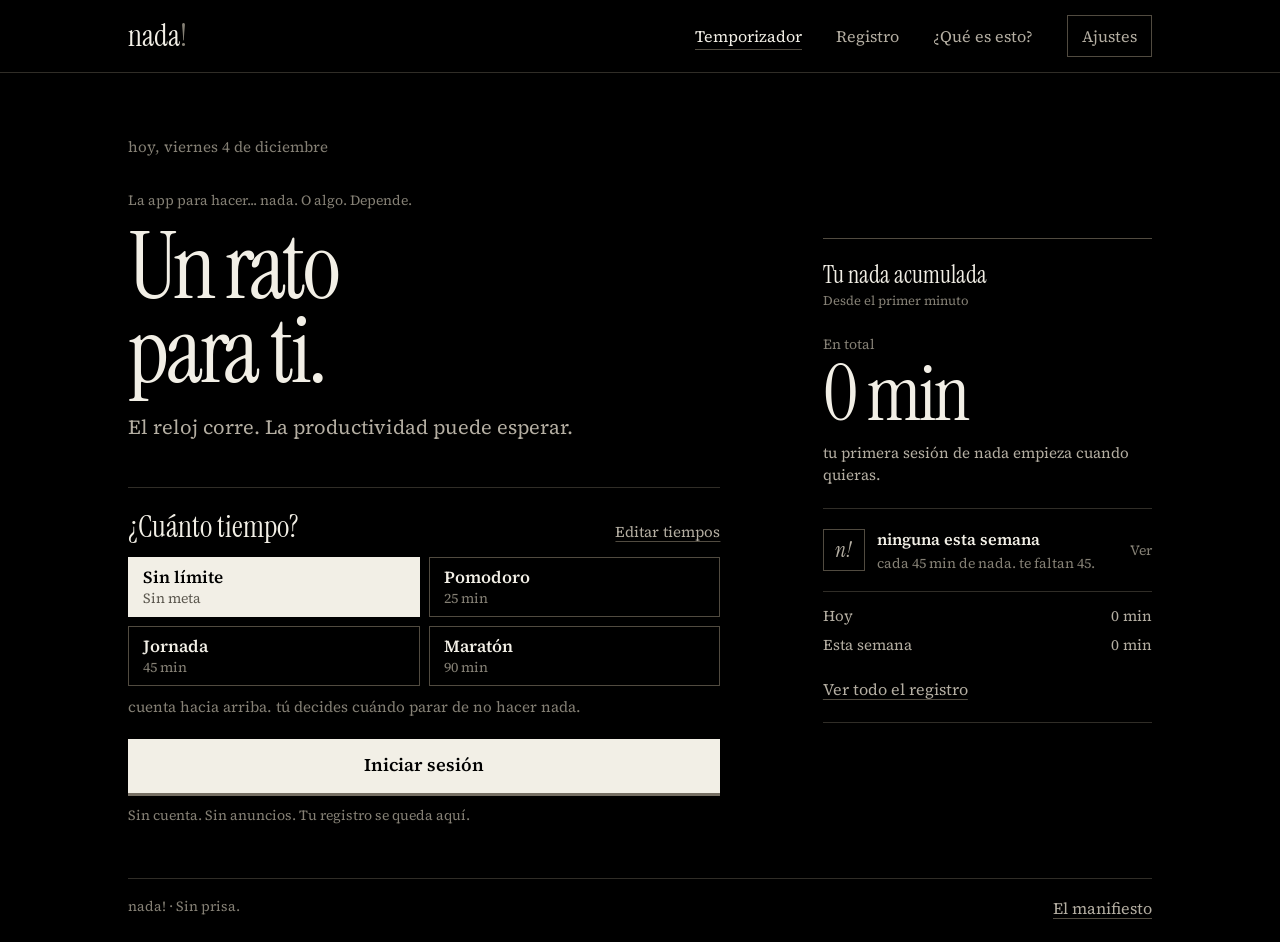
<file: index.html>
<!doctype html>
<html lang="es">
<head>
  <meta charset="utf-8">
  <meta name="viewport" content="width=device-width, initial-scale=1, viewport-fit=cover">
  <meta name="theme-color" content="#000000">
  <meta name="color-scheme" content="dark">
  <meta name="description" content="nada! es un contador para hacer algo productivo o no. Estudia, trabaja, pomodoro. Oficialmente, no estás haciendo nada.">
  <meta name="author" content="Ernesto Flames (DOSe)">
  <meta name="robots" content="index, follow">
  <link rel="canonical" href="https://nada.isdose.com/">
  <link rel="icon" type="image/png" sizes="512x512" href="images/icon.png">
  <link rel="apple-touch-icon" href="images/icon.png">
  <title>nada! — Temporizador</title>
  <link rel="stylesheet" href="style.css">

  <meta property="og:title" content="nada! — La app para hacer... nada. O algo.">
  <meta property="og:description" content="Un contador para hacer algo productivo o no. Oficialmente, no estás haciendo nada.">
  <meta property="og:image" content="https://nada.isdose.com/images/og.png">
  <meta property="og:url" content="https://nada.isdose.com/">
  <meta property="og:type" content="website">
  <meta property="og:locale" content="es_ES">
  <meta name="twitter:card" content="summary_large_image">

  <script type="application/ld+json">
  {
    "@context": "https://schema.org",
    "@type": "WebApplication",
    "name": "nada!",
    "description": "Un contador para hacer algo productivo o no. Oficialmente, no estás haciendo nada.",
    "url": "https://nada.isdose.com/",
    "applicationCategory": "ProductivityApplication",
    "operatingSystem": "Any",
    "inLanguage": "es",
    "offers": { "@type": "Offer", "price": "0", "priceCurrency": "USD" }
  }
  </script>
</head>
<body>
  <div class="ambient" id="aurora" aria-hidden="true"><span></span><span></span></div>

  <header class="topbar">
    <div class="topbar-inner">
      <button class="wordmark" type="button" data-nav="home" aria-label="Nada!, Inicio">nada<span>!</span></button>
      <nav class="nav" aria-label="Navegación principal">
        <button class="nav-link is-current" id="nav-timer" type="button" data-nav="home">Temporizador</button>
        <button class="nav-link" id="nav-history" type="button" data-nav="history">Registro</button>
        <button class="nav-link" id="nav-about" type="button" data-nav="about">¿Qué es esto?</button>
        <button class="settings-trigger" id="open-settings" type="button" aria-label="Abrir ajustes">Ajustes</button>
      </nav>
    </div>
  </header>

  <main class="app-shell">
    <section class="view home-view is-active" id="view-home" data-view="home" aria-labelledby="home-title">
      <div class="home-layout">
        <div class="home-main">
          <p class="today-line" id="dateline"></p>
          <p class="eyebrow">La app para hacer... nada. O algo. Depende.</p>
          <h1 id="home-title">Un rato<br>para ti.</h1>
          <p class="home-intro">El reloj corre. La productividad puede esperar.</p>

          <section class="session-picker" aria-labelledby="duration-title">
            <div class="section-heading">
              <h2 id="duration-title">¿Cuánto tiempo?</h2>
              <button class="inline-link" id="edit-presets" type="button">Editar tiempos</button>
            </div>
            <div class="choices" id="choices" role="group" aria-label="Duración de la sesión"></div>
            <p class="choice-hint" id="duration-hint" aria-live="polite"></p>
          </section>

          <button class="button button-primary start-button" id="start-session" type="button">Iniciar sesión</button>
          <p class="privacy-note">Sin cuenta. Sin anuncios. Tu registro se queda aquí.</p>
        </div>

        <aside class="ledger" aria-label="Tu actividad">
          <div class="ledger-topline">
            <h2>Tu nada acumulada</h2>
            <span class="ledger-date">Desde el primer minuto</span>
          </div>

          <button class="total-button" id="home-total-button" type="button" aria-label="Abrir el registro">
            <span class="small-label">En total</span>
            <span class="total-value" id="home-total">0 min</span>
          </button>
          <p class="ledger-meta" id="home-meta">Tu primera sesión empieza cuando quieras.</p>

          <div class="ledger-rule"></div>

          <button class="medal-summary" id="home-medal-open" type="button" aria-haspopup="dialog">
            <span class="medal-mark" id="home-medal" aria-hidden="true">n!</span>
            <span class="medal-copy">
              <span class="medal-title" id="home-medals">Ninguna esta semana</span>
              <span class="medal-detail" id="home-medals-copy">Cada 45 min de nada. Te faltan 45.</span>
            </span>
            <span class="medal-open" aria-hidden="true">Ver</span>
          </button>

          <div class="ledger-rule"></div>

          <div class="ledger-foot">
            <span>Hoy</span>
            <span id="home-today">0 min</span>
          </div>
          <div class="ledger-foot">
            <span>Esta semana</span>
            <span id="home-week">0 min</span>
          </div>
          <button class="inline-link ledger-link" type="button" data-nav="history">Ver todo el registro</button>
        </aside>
      </div>

      <footer class="app-footer">
        <span>nada! · Sin prisa.</span>
        <button class="inline-link" type="button" data-nav="manifesto">El manifiesto</button>
      </footer>
    </section>

    <section class="view timer-view" id="view-session" data-view="session" aria-labelledby="clock">
      <div class="timer-layout">
        <div class="timer-heading">
          <p class="timer-status" id="session-status">Sesión en curso</p>
          <p class="timer-context">Oficialmente, no estás haciendo nada.</p>
        </div>

        <div class="timer-face">
          <div class="clock" id="clock" role="timer" aria-live="off">00:00</div>
          <p class="session-line" id="session-line">Acabas de dejar de hacer algo.</p>
          <p class="session-sub" id="session-sub" hidden></p>
        </div>

        <div class="goal-block" id="goal-block" hidden>
          <div class="goal-row">
            <span id="goal-label"></span>
            <span class="remaining" id="goal-remaining"></span>
          </div>
          <div class="progress" aria-hidden="true"><span id="progress-fill"></span></div>
        </div>

        <div class="session-controls">
          <button class="button button-primary" id="toggle-pause" type="button">Pausar</button>
          <button class="button button-secondary" id="finish-session" type="button">Terminar y guardar</button>
        </div>
        <p class="session-footnote">Puedes pausar cuando quieras. El tiempo no se ofende.</p>
      </div>
    </section>

    <section class="view summary-view" id="view-summary" data-view="summary" aria-labelledby="summary-duration">
      <div class="summary-layout">
        <p class="summary-kicker" id="summary-label"></p>
        <p class="summary-duration" id="summary-duration"></p>
        <p class="summary-unit">de nada.</p>
        <p class="summary-copy" id="summary-copy"></p>
        <div class="summary-stats">
          <p class="summary-total" id="summary-total"></p>
          <p class="summary-medal" id="summary-medal"></p>
        </div>
        <div class="summary-actions">
          <button class="button button-primary" id="start-again" type="button">Empezar otra</button>
          <button class="button button-secondary" id="summary-home" type="button">Volver al inicio</button>
        </div>
      </div>
    </section>

    <section class="view history-view" id="view-history" data-view="history" aria-labelledby="history-title">
      <div class="page-heading">
        <p class="eyebrow">Lo que sí hiciste: parar un rato.</p>
        <h1 id="history-title">Tu registro.</h1>
        <p class="page-intro">Cada sesión cuenta. Aunque no hayas hecho nada.</p>
      </div>

      <div class="history-overview">
        <div class="history-total-wrap">
          <span class="small-label">Tiempo total</span>
          <p class="history-total" id="history-total">—</p>
        </div>
        <div class="history-meta-block">
          <p id="history-meta">Ninguna sesión · Sin racha</p>
          <p id="history-since" hidden></p>
          <p id="history-longest" hidden></p>
        </div>
        <button class="button button-outline" id="copy-summary" type="button">Copiar resumen</button>
      </div>

      <div class="history-rule" id="history-rule" hidden></div>
      <div class="history-entries" id="history-entries"></div>

      <div class="empty-state" id="history-empty">
        <span class="empty-mark" aria-hidden="true">n!</span>
        <h2>Todavía no hay nada.</h2>
        <p>Lo cual, por ahora, es bastante coherente.</p>
        <button class="button button-primary" id="history-start" type="button">Iniciar primera sesión</button>
      </div>
    </section>

    <section class="view reading-view" id="view-manifesto" data-view="manifesto" aria-labelledby="manifesto-title">
      <div class="page-heading reading-heading">
        <p class="eyebrow">Una explicación innecesariamente larga.</p>
        <h1 id="manifesto-title">El arte de<br>no hacer nada.</h1>
        <p class="page-intro">La app para hacer... nada. O algo. Depende.</p>
      </div>
      <article class="reading-copy">
        <p>Esto es un contador. Pones un número, presionas iniciar y esperas. No hay ranking, coach gritándote en mayúsculas ni una versión premium que te venda paz interior.</p>
        <p>Pero cuando te sientas a no hacer nada durante 25 minutos, ¿qué estás haciendo en realidad?</p>
        <p>Estás ignorando 47 notificaciones. Resistiendo las ganas de mirar el teléfono. Sentado. Respirando. Existiendo. Practicando el arte perdido de estar sin justificarte.</p>
        <blockquote>«La tensión más extrema no es hacer algo. Es hacer algo mientras finges que no haces nada.»<cite>— alguien, probablemente en LinkedIn</cite></blockquote>
        <p>Diógenes vivía en un barril. Nadie le dijo que tenía que ser productivo. Y aun así la filosofía lo recuerda. Tú no necesitas un barril: necesitas 25 minutos y la valentía de no llenarlos.</p>
        <p>No hacer nada es hacer algo. Es contradecirte. Es la paradoja del vacío productivo. Es el yin y el yang de existir sin esforzarse.</p>
        <p>La próxima vez que alguien te pregunte qué haces, míralo a los ojos y di: «Nada. Literalmente nada. Estoy corriendo un temporizador.»</p>
        <p class="reading-last">Y ahora que has leído todo esto... ¿cuánto tiempo acabas de perder que pudiste haber pasado haciendo absolutamente nada?</p>
      </article>
      <p class="signature">— nada!</p>
    </section>

    <section class="view about-view" id="view-about" data-view="about" aria-labelledby="about-title">
      <div class="page-heading">
        <p class="eyebrow">En serio. Más o menos.</p>
        <h1 id="about-title">¿Qué es nada?</h1>
      </div>
      <div class="about-layout">
        <div class="about-lead-block">
          <p class="about-lead">Es un contador. Así de simple.</p>
          <p>Sirve para estudiar, trabajar, hacer un pomodoro, meditar o simular que estás ocupado sin hacer nada. Oficialmente, el registro no hace preguntas.</p>
          <button class="button button-primary" type="button" data-nav="home">Iniciar sesión</button>
        </div>
        <div class="about-details">
          <h2>Todo se queda en este navegador.</h2>
          <p>Sin cuentas, sin anuncios, sin nube y sin analytics. Si borras los datos del navegador, también borras tu nada.</p>
          <p>La app de Android añade una notificación persistente, un widget y un aviso al llegar a la meta. Aquí nos conformamos con contar bien.</p>
        </div>
      </div>
    </section>
  </main>

  <dialog class="dialog" id="settings-dialog" aria-labelledby="settings-title">
    <div class="dialog-inner">
      <div class="dialog-heading">
        <div>
          <p class="eyebrow">A tu manera</p>
          <h2 id="settings-title">Ajustes</h2>
        </div>
        <button class="icon-close" data-close type="button" aria-label="Cerrar ajustes">×</button>
      </div>

      <section class="settings-section" aria-labelledby="presets-title">
        <h3 id="presets-title">Tiempos rápidos</h3>
        <p class="settings-help">Cambia los minutos. Los nombres son de toda la vida y se quedan.</p>
        <div class="time-rows" id="time-rows"></div>
      </section>

      <section class="settings-section sound-setting">
        <div>
          <h3>Sonido al terminar</h3>
          <p class="settings-help">Un tono corto cuando guardas la sesión.</p>
        </div>
        <button class="switch" id="sound-toggle" type="button" role="switch" aria-checked="true" aria-label="Sonido al terminar"><span></span></button>
        <button class="inline-link test-sound" id="test-sound" type="button">Probar sonido</button>
      </section>

      <section class="settings-section settings-links">
        <button class="inline-link" type="button" data-nav="manifesto">Leer el manifiesto</button>
        <button class="inline-link" type="button" data-nav="about">¿Qué es nada?</button>
      </section>
      <p class="settings-footnote">Tus sesiones se guardan solo en este navegador.</p>
    </div>
  </dialog>

  <dialog class="dialog dialog-small" id="session-dialog" aria-labelledby="session-dialog-label">
    <div class="dialog-inner">
      <div class="dialog-heading">
        <p class="eyebrow" id="session-dialog-label"></p>
        <button class="icon-close" data-close type="button" aria-label="Cerrar detalle">×</button>
      </div>
      <p class="dialog-duration" id="session-dialog-duration"></p>
      <p class="summary-unit">de nada.</p>
      <p class="dialog-copy" id="session-dialog-copy"></p>
      <button class="button button-danger" id="delete-session" type="button">Borrar sesión</button>
    </div>
  </dialog>

  <dialog class="dialog dialog-small" id="confirm-dialog" aria-labelledby="confirm-title">
    <div class="dialog-inner">
      <div class="dialog-heading">
        <div>
          <p class="eyebrow">Esto no se puede deshacer</p>
          <h2 id="confirm-title">¿Borrar esta sesión?</h2>
        </div>
        <button class="icon-close" id="confirm-cancel-x" type="button" aria-label="Cancelar">×</button>
      </div>
      <p class="dialog-copy">Desaparecerá del registro. El tiempo ya lo perdiste igual.</p>
      <div class="dialog-actions">
        <button class="button button-secondary" id="confirm-cancel" type="button">Cancelar</button>
        <button class="button button-danger" id="confirm-delete" type="button">Borrar sesión</button>
      </div>
    </div>
  </dialog>

  <dialog class="dialog dialog-small" id="medals-dialog" aria-labelledby="medals-title">
    <div class="dialog-inner">
      <div class="dialog-heading">
        <div>
          <p class="eyebrow">Una recompensa que no sirve para nada</p>
          <h2 id="medals-title">Medallas de nada</h2>
        </div>
        <button class="icon-close" data-close type="button" aria-label="Cerrar medallas">×</button>
      </div>
      <div class="medal-dialog-total">
        <span class="medal-mark is-earned" id="medal-dialog-mark" aria-hidden="true">n!</span>
        <div>
          <p class="medal-dialog-count" id="medal-dialog-count">Ninguna</p>
          <p class="settings-help" id="medal-dialog-week">Esta semana</p>
        </div>
      </div>
      <p class="dialog-copy">Ganas una medalla por cada 45 minutos acumulados. La semana se reinicia el lunes; las medallas históricas se quedan.</p>
      <p class="medal-progress-copy" id="medal-dialog-progress"></p>
    </div>
  </dialog>

  <div class="sr-only" id="live" aria-live="polite" aria-atomic="true"></div>
  <noscript><p class="noscript">nada! necesita JavaScript para contar el tiempo. La app de Android funciona sin esto.</p></noscript>
  <script src="script.js"></script>
</body>
</html>
</file>
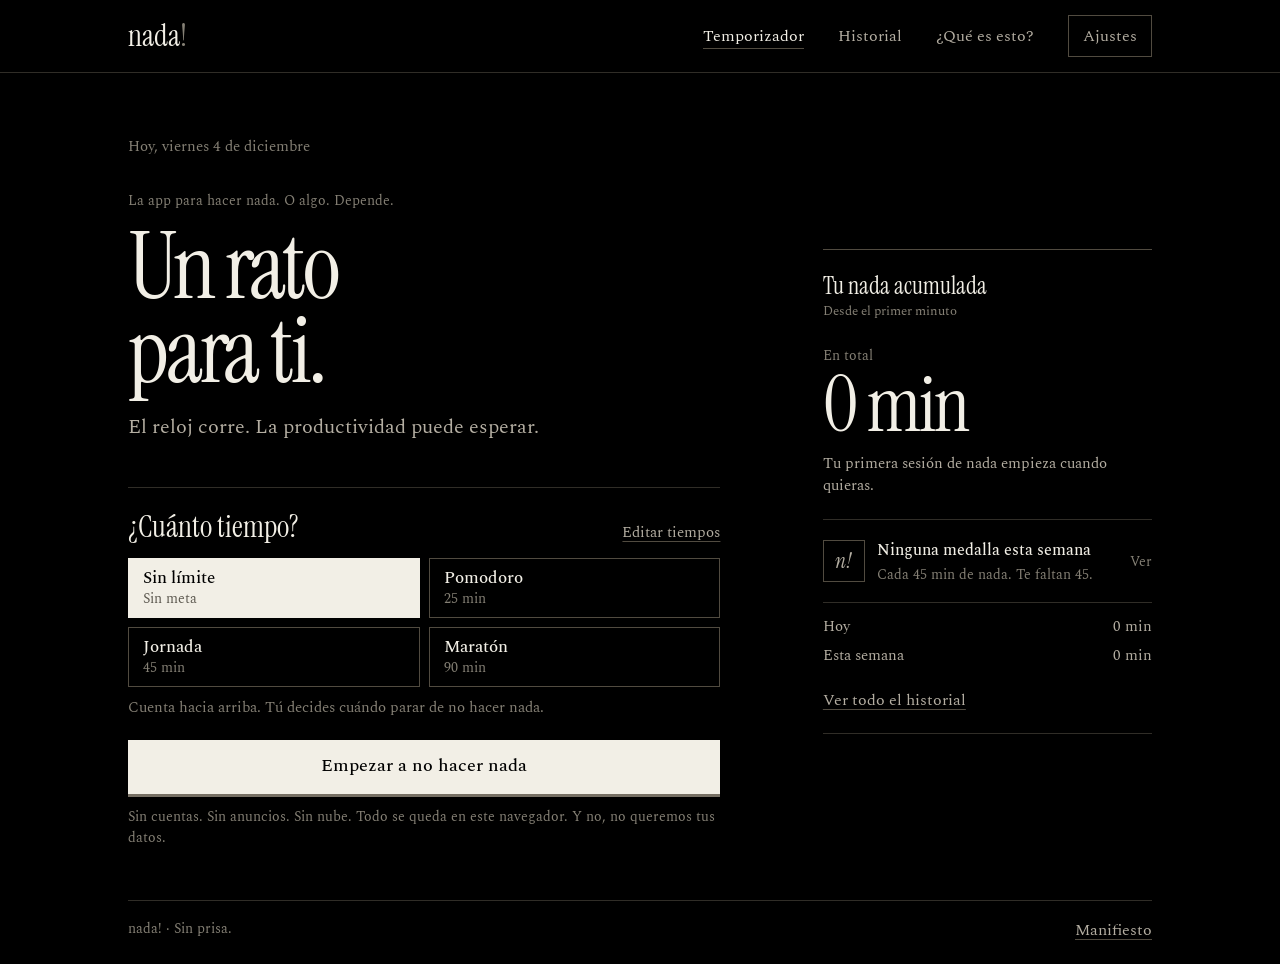
<file: web/index.html>
<!doctype html>
<html lang="es">
<head>
  <meta charset="utf-8">
  <meta name="viewport" content="width=device-width, initial-scale=1, viewport-fit=cover">
  <meta name="theme-color" content="#000000">
  <meta name="color-scheme" content="dark">
  <meta name="description" content="nada! es un contador para hacer algo productivo o no. Estudia, trabaja, pomodoro. Oficialmente, no estás haciendo nada.">
  <meta name="author" content="Ernesto Flames (DOSe)">
  <meta name="robots" content="index, follow">
  <link rel="canonical" href="https://isdose.com/lab/nada/">
  <link rel="icon" href="favicon.ico" sizes="16x16 32x32 48x48">
  <link rel="icon" type="image/svg+xml" href="favicon.svg">
  <link rel="apple-touch-icon" href="images/apple-touch-icon.png">
  <title>nada! — Temporizador</title>
  <link rel="stylesheet" href="style.css">

  <meta property="og:title" content="nada! — La app para hacer... nada. O algo.">
  <meta property="og:description" content="Un contador para hacer algo productivo o no. Oficialmente, no estás haciendo nada.">
  <meta property="og:image" content="https://isdose.com/lab/nada/images/og.png">
  <meta property="og:url" content="https://isdose.com/lab/nada/">
  <meta property="og:type" content="website">
  <meta property="og:locale" content="es_ES">
  <meta name="twitter:card" content="summary_large_image">

  <script type="application/ld+json">
  {
    "@context": "https://schema.org",
    "@type": "WebApplication",
    "name": "nada!",
    "description": "Un contador para hacer algo productivo o no. Oficialmente, no estás haciendo nada.",
    "url": "https://isdose.com/lab/nada/",
    "applicationCategory": "ProductivityApplication",
    "operatingSystem": "Any",
    "inLanguage": "es",
    "offers": { "@type": "Offer", "price": "0", "priceCurrency": "USD" }
  }
  </script>
</head>
<body>
  <div class="ambient" id="aurora" aria-hidden="true"><span></span><span></span></div>

  <header class="topbar">
    <div class="topbar-inner">
      <button class="wordmark" type="button" data-nav="home" aria-label="Nada!, Inicio">nada<span>!</span></button>
      <nav class="nav" aria-label="Navegación principal">
        <button class="nav-link is-current" id="nav-timer" type="button" data-nav="home">Temporizador</button>
        <button class="nav-link" id="nav-history" type="button" data-nav="history">Historial</button>
        <button class="nav-link" id="nav-about" type="button" data-nav="about">¿Qué es esto?</button>
        <button class="settings-trigger" id="open-settings" type="button" aria-label="Abrir ajustes">Ajustes</button>
      </nav>
    </div>
  </header>

  <main class="app-shell">
    <section class="view home-view is-active" id="view-home" data-view="home" aria-labelledby="home-title">
      <div class="home-layout">
        <div class="home-main">
          <p class="today-line" id="dateline"></p>
          <p class="eyebrow">La app para hacer nada. O algo. Depende.</p>
          <h1 id="home-title">Un rato<br>para ti.</h1>
          <p class="home-intro">El reloj corre. La productividad puede esperar.</p>

          <section class="session-picker" aria-labelledby="duration-title">
            <div class="section-heading">
              <h2 id="duration-title">¿Cuánto tiempo?</h2>
              <button class="inline-link" id="edit-presets" type="button">Editar tiempos</button>
            </div>
            <div class="choices" id="choices" role="group" aria-label="Duración de la sesión"></div>
            <p class="choice-hint" id="duration-hint" aria-live="polite"></p>
          </section>

          <button class="button button-primary start-button" id="start-session" type="button">Empezar a no hacer nada</button>
          <p class="privacy-note">Sin cuentas. Sin anuncios. Sin nube. Todo se queda en este navegador. Y no, no queremos tus datos.</p>
        </div>

        <aside class="ledger" aria-label="Tu actividad">
          <div class="ledger-topline">
            <h2>Tu nada acumulada</h2>
            <span class="ledger-date">Desde el primer minuto</span>
          </div>

          <button class="total-button" id="home-total-button" type="button" aria-label="Abrir el historial">
            <span class="small-label">En total</span>
            <span class="total-value" id="home-total">0 min</span>
          </button>
          <p class="ledger-meta" id="home-meta">Tu primera sesión de nada empieza cuando quieras.</p>

          <div class="ledger-rule"></div>

          <button class="medal-summary" id="home-medal-open" type="button" aria-haspopup="dialog">
            <span class="medal-mark" id="home-medal" aria-hidden="true">n!</span>
            <span class="medal-copy">
              <span class="medal-title" id="home-medals">Ninguna medalla esta semana</span>
              <span class="medal-detail" id="home-medals-copy">Cada 45 min de nada. Te faltan 45.</span>
            </span>
            <span class="medal-open" aria-hidden="true">Ver</span>
          </button>

          <div class="ledger-rule"></div>

          <div class="ledger-foot">
            <span>Hoy</span>
            <span id="home-today">0 min</span>
          </div>
          <div class="ledger-foot">
            <span>Esta semana</span>
            <span id="home-week">0 min</span>
          </div>
          <button class="inline-link ledger-link" type="button" data-nav="history">Ver todo el historial</button>
        </aside>
      </div>

      <footer class="app-footer">
        <span>nada! · Sin prisa.</span>
        <button class="inline-link" type="button" data-nav="manifesto">Manifiesto</button>
      </footer>
    </section>

    <section class="view timer-view" id="view-session" data-view="session" aria-labelledby="clock">
      <div class="timer-layout">
        <div class="timer-heading">
          <p class="timer-status" id="session-status">Sesión en curso</p>
          <p class="timer-context">Oficialmente, no estás haciendo nada.</p>
        </div>

        <div class="timer-face">
          <div class="clock" id="clock" role="timer" aria-live="off">00:00</div>
          <p class="session-line" id="session-line">Acabas de dejar de hacer algo</p>
          <p class="session-sub" id="session-sub" hidden></p>
        </div>

        <div class="goal-block" id="goal-block" hidden>
          <div class="goal-row">
            <span id="goal-label"></span>
            <span class="remaining" id="goal-remaining"></span>
          </div>
          <div class="progress" aria-hidden="true"><span id="progress-fill"></span></div>
        </div>

        <div class="session-controls">
          <button class="button button-primary" id="toggle-pause" type="button">Pausar</button>
          <button class="button button-secondary" id="finish-session" type="button">Terminar</button>
        </div>
        <p class="session-footnote">Puedes pausar cuando quieras. El tiempo no se ofende.</p>
      </div>
    </section>

    <section class="view summary-view" id="view-summary" data-view="summary" aria-labelledby="summary-duration">
      <div class="summary-layout">
        <p class="summary-kicker" id="summary-label"></p>
        <p class="summary-duration" id="summary-duration"></p>
        <p class="summary-unit">De nada.</p>
        <p class="summary-copy" id="summary-copy"></p>
        <div class="summary-stats">
          <p class="summary-total" id="summary-total"></p>
          <p class="summary-medal" id="summary-medal"></p>
        </div>
        <div class="summary-actions">
          <button class="button button-primary" id="start-again" type="button">Seguir sin hacer nada</button>
          <button class="button button-secondary" id="summary-home" type="button">Volver al inicio</button>
        </div>
      </div>
    </section>

    <section class="view history-view" id="view-history" data-view="history" aria-labelledby="history-title">
      <div class="page-heading">
        <p class="eyebrow">Lo que sí hiciste: parar un rato.</p>
        <h1 id="history-title">Tu historial.</h1>
        <p class="page-intro">Cada sesión cuenta. Aunque no hayas hecho nada.</p>
      </div>

      <div class="history-overview">
        <div class="history-total-wrap">
          <span class="small-label">Tiempo total</span>
          <p class="history-total" id="history-total">—</p>
        </div>
        <div class="history-meta-block">
          <p id="history-meta">Ninguna sesión · Sin racha</p>
          <p id="history-since" hidden></p>
          <p id="history-longest" hidden></p>
        </div>
        <button class="button button-outline" id="copy-summary" type="button">Copiar resumen</button>
      </div>

      <div class="history-rule" id="history-rule" hidden></div>
      <div class="history-entries" id="history-entries"></div>

      <div class="empty-state" id="history-empty">
        <span class="empty-mark" aria-hidden="true">n!</span>
        <h2>Aquí todavía no hay nada.</h2>
        <p>Empieza con un minuto. O con ninguno. Aquí nadie te va a pedir más.</p>
        <button class="button button-primary" id="history-start" type="button">Empezar a no hacer nada</button>
      </div>
    </section>

    <section class="view reading-view" id="view-manifesto" data-view="manifesto" aria-labelledby="manifesto-title">
      <div class="page-heading reading-heading">
        <p class="eyebrow">Una explicación innecesariamente larga.</p>
        <h1 id="manifesto-title">El arte de<br>no hacer nada.</h1>
        <p class="page-intro">La app para hacer... nada. O algo. Depende.</p>
      </div>
      <article class="reading-copy">
        <p>Esto es un contador. Pones un número, presionas iniciar y esperas. No hay ranking, no hay coach gritándote en mayúsculas y no hay una versión premium que te venda la paz interior.</p>
        <p>Pero cuando te sientas a no hacer nada durante 25 minutos, ¿qué estás haciendo en realidad?</p>
        <p>Estás ignorando 47 notificaciones. Resistiendo las ganas de mirar el teléfono. Sentado. Respirando. Existiendo. Practicando el arte perdido de estar sin justificarte.</p>
        <blockquote>«La tensión más extrema no es hacer algo. Es hacer algo mientras finges que no haces nada.»<cite>— alguien, probablemente en LinkedIn</cite></blockquote>
        <p>Diógenes vivía en un barril. Nadie le dijo que tenía que ser productivo. Y aun así la filosofía lo recuerda. Tú no necesitas un barril: necesitas 25 minutos y la valentía de no llenarlos.</p>
        <p>No hacer nada es hacer algo. Es contradecirte. Es la paradoja del vacío productivo. Es el yin y el yang de existir sin esforzarse.</p>
        <p>Así que la próxima vez que alguien te pregunte qué haces, míralo a los ojos y di: «Nada. Literalmente nada. Estoy corriendo un temporizador.»</p>
        <p class="reading-last">Y ahora que has leído todo esto... ¿cuánto tiempo acabas de perder que pudiste haber pasado haciendo absolutamente nada?</p>
      </article>
      <p class="signature">— nada!</p>
    </section>

    <section class="view about-view" id="view-about" data-view="about" aria-labelledby="about-title">
      <div class="page-heading">
        <p class="eyebrow">En serio. Más o menos.</p>
        <h1 id="about-title">¿Qué es nada?</h1>
      </div>
      <div class="about-layout">
        <div class="about-lead-block">
          <p class="about-lead">El tiempo que no le debes a nadie. Literalmente.</p>
          <p>Es un contador. Pones un tiempo, le das iniciar y esperas. Oficialmente no estás haciendo nada. Sirve para estudiar, trabajar, hacer un pomodoro, meditar o simular que estás ocupado sin hacer nada.</p>
          <button class="button button-primary" type="button" data-nav="home">Empezar a no hacer nada</button>
        </div>
        <div class="about-details">
          <h2>Todo se queda en este navegador.</h2>
          <p>Sin cuentas. Sin anuncios. Sin nube. Sin analytics. Si borras los datos del navegador, también borras tu nada.</p>
          <p>La app de Android añade una notificación persistente, un widget y un aviso al llegar a la meta. Aquí nos conformamos con contar bien.</p>
        </div>
      </div>
    </section>
  </main>

  <dialog class="dialog" id="settings-dialog" aria-labelledby="settings-title">
    <div class="dialog-inner">
      <div class="dialog-heading">
        <div>
          <p class="eyebrow">A tu manera</p>
          <h2 id="settings-title">Ajustes</h2>
        </div>
        <button class="icon-close" data-close type="button" aria-label="Cerrar ajustes">×</button>
      </div>

      <section class="settings-section" aria-labelledby="presets-title">
        <h3 id="presets-title">Tiempos rápidos</h3>
        <p class="settings-help">Pomodoro, Jornada y Maratón. Cámbialos cuando quieras; el nombre se queda.</p>
        <div class="time-rows" id="time-rows"></div>
      </section>

      <section class="settings-section sound-setting">
        <div>
          <h3>Sonido al terminar</h3>
          <p class="settings-help">Un tono corto cuando se guarda la sesión. El vacío con banda sonora.</p>
        </div>
        <button class="switch" id="sound-toggle" type="button" role="switch" aria-checked="true" aria-label="Sonido al terminar"><span></span></button>
        <button class="inline-link test-sound" id="test-sound" type="button">Probar sonido</button>
      </section>

      <section class="settings-section settings-links">
        <button class="inline-link" type="button" data-nav="manifesto">El arte de no hacer nada</button>
        <button class="inline-link" type="button" data-nav="about">Acerca de nada!</button>
      </section>
      <p class="settings-footnote">Todo se queda aquí. Nada viaja a ningún lado.</p>
    </div>
  </dialog>

  <dialog class="dialog dialog-small" id="session-dialog" aria-labelledby="session-dialog-label">
    <div class="dialog-inner">
      <div class="dialog-heading">
        <p class="eyebrow" id="session-dialog-label"></p>
        <button class="icon-close" data-close type="button" aria-label="Cerrar detalle">×</button>
      </div>
      <p class="dialog-duration" id="session-dialog-duration"></p>
      <p class="summary-unit">De nada.</p>
      <p class="dialog-copy" id="session-dialog-copy"></p>
      <button class="button button-danger" id="delete-session" type="button">Borrar sesión</button>
    </div>
  </dialog>

  <dialog class="dialog dialog-small" id="confirm-dialog" aria-labelledby="confirm-title">
    <div class="dialog-inner">
      <div class="dialog-heading">
        <div>
          <p class="eyebrow">Esto no se puede deshacer</p>
          <h2 id="confirm-title">Borrar esta sesión</h2>
        </div>
        <button class="icon-close" id="confirm-cancel-x" type="button" aria-label="Cancelar">×</button>
      </div>
      <p class="dialog-copy">Desaparecerá del historial. El tiempo ya lo perdiste igual.</p>
      <div class="dialog-actions">
        <button class="button button-secondary" id="confirm-cancel" type="button">Cancelar</button>
        <button class="button button-danger" id="confirm-delete" type="button">Borrar</button>
      </div>
    </div>
  </dialog>

  <dialog class="dialog dialog-small" id="medals-dialog" aria-labelledby="medals-title">
    <div class="dialog-inner">
      <div class="dialog-heading">
        <div>
          <p class="eyebrow">No sirven para nada. Ese es el punto.</p>
          <h2 id="medals-title">Medallas</h2>
        </div>
        <button class="icon-close" data-close type="button" aria-label="Cerrar medallas">×</button>
      </div>
      <div class="medal-dialog-total">
        <span class="medal-mark is-earned" id="medal-dialog-mark" aria-hidden="true">n!</span>
        <div>
          <p class="medal-dialog-count" id="medal-dialog-count">Ninguna medalla</p>
          <p class="settings-help" id="medal-dialog-week">Esta semana</p>
        </div>
      </div>
      <p class="dialog-copy">Una medalla por cada 45 minutos de nada. La semana empieza el lunes y el contador vuelve a cero, pero las que ya ganaste se quedan en tu colección.</p>
      <p class="medal-progress-copy" id="medal-dialog-progress"></p>
    </div>
  </dialog>

  <div class="sr-only" id="live" aria-live="polite" aria-atomic="true"></div>
  <noscript><p class="noscript">nada! necesita JavaScript para contar el tiempo. La app de Android funciona sin esto.</p></noscript>
  <script src="script.js"></script>
</body>
</html>
</file>
<file: style.css>
@font-face {
  font-family: "Instrument Serif";
  src: url("fonts/InstrumentSerif-Regular.ttf") format("truetype");
  font-style: normal;
  font-weight: 400;
  font-display: swap;
}

@font-face {
  font-family: "Instrument Serif";
  src: url("fonts/InstrumentSerif-Italic.ttf") format("truetype");
  font-style: italic;
  font-weight: 400;
  font-display: swap;
}

@font-face {
  font-family: "Source Serif 4";
  src: url("fonts/SourceSerif4-Regular.ttf") format("truetype");
  font-style: normal;
  font-weight: 400;
  font-display: swap;
}

@font-face {
  font-family: "Source Serif 4";
  src: url("fonts/SourceSerif4-Medium.ttf") format("truetype");
  font-style: normal;
  font-weight: 500;
  font-display: swap;
}

@font-face {
  font-family: "Source Serif 4";
  src: url("fonts/SourceSerif4-SemiBold.ttf") format("truetype");
  font-style: normal;
  font-weight: 600;
  font-display: swap;
}

:root {
  color-scheme: dark;
  --void: #000;
  --panel: #0b0a09;
  --bone: #f2efe6;
  --ash: #b4aea2;
  --muted: #858075;
  --line: #302d27;
  --line-strong: #514b40;
  --pressed: #171512;
  --display: "Instrument Serif", Georgia, serif;
  --text: "Source Serif 4", Georgia, serif;
  --content: 1120px;
  --gutter: clamp(20px, 4vw, 48px);
}

*,
*::before,
*::after {
  box-sizing: border-box;
}

html {
  min-width: 320px;
  min-height: 100%;
  background: var(--void);
  scroll-behavior: smooth;
}

body {
  min-width: 320px;
  min-height: 100vh;
  margin: 0;
  background: var(--void);
  color: var(--bone);
  font-family: var(--text);
  font-size: 18px;
  line-height: 1.5;
  -webkit-font-smoothing: antialiased;
  text-rendering: optimizeLegibility;
}

button,
input {
  color: inherit;
  font: inherit;
}

button {
  padding: 0;
  border: 0;
  background: none;
  cursor: pointer;
}

button:disabled {
  cursor: not-allowed;
}

[hidden] {
  display: none !important;
}

::selection {
  background: #f2efe633;
}

:focus-visible {
  outline: 2px solid var(--bone);
  outline-offset: 4px;
}

.sr-only {
  position: absolute;
  width: 1px;
  height: 1px;
  padding: 0;
  margin: -1px;
  overflow: hidden;
  clip: rect(0, 0, 0, 0);
  white-space: nowrap;
  border: 0;
}

.ambient {
  position: fixed;
  z-index: 0;
  inset: 0;
  overflow: hidden;
  opacity: 0;
  pointer-events: none;
  transition: opacity 700ms ease;
}

.ambient.is-on {
  opacity: 1;
}

.ambient span {
  position: absolute;
  width: 62vmax;
  height: 62vmax;
  border-radius: 50%;
  background: radial-gradient(circle, #f2efe60c 0%, #f2efe605 48%, transparent 72%);
  animation: drift 54s ease-in-out infinite alternate;
}

.ambient span:first-child {
  top: -38vmax;
  left: -20vmax;
}

.ambient span:last-child {
  right: -30vmax;
  bottom: -40vmax;
  animation-delay: -20s;
}

.ambient.is-paused span {
  animation-play-state: paused;
}

@keyframes drift {
  to { transform: translate3d(10vmax, 8vmax, 0) scale(1.06); }
}

.topbar {
  position: sticky;
  z-index: 10;
  top: 0;
  border-bottom: 1px solid var(--line);
  background: #000000ed;
  backdrop-filter: blur(12px);
}

.topbar-inner {
  display: flex;
  align-items: center;
  justify-content: space-between;
  gap: 24px;
  width: min(100%, var(--content));
  min-height: 72px;
  margin: 0 auto;
  padding: 10px var(--gutter);
}

.wordmark {
  flex: none;
  font-family: var(--display);
  font-size: 30px;
  line-height: 1;
  color: var(--bone);
}

.wordmark span {
  color: var(--muted);
}

.nav {
  display: flex;
  align-items: center;
  gap: clamp(12px, 2.8vw, 34px);
}

.nav-link,
.settings-trigger {
  min-height: 42px;
  font-size: 16px;
  color: var(--ash);
  transition: color 150ms ease;
}

.nav-link:hover,
.nav-link.is-current,
.settings-trigger:hover {
  color: var(--bone);
}

.nav-link.is-current {
  text-decoration: underline;
  text-decoration-color: var(--line-strong);
  text-underline-offset: 7px;
}

.settings-trigger {
  padding: 0 14px;
  border: 1px solid var(--line-strong);
}

body.is-running .nav-link,
body.is-running .settings-trigger {
  opacity: 0.28;
  pointer-events: none;
}

.app-shell {
  position: relative;
  z-index: 1;
  width: min(100%, var(--content));
  min-height: calc(100dvh - 73px);
  margin: 0 auto;
  padding: 0 var(--gutter);
}

.view {
  display: none;
}

.view.is-active {
  display: block;
  animation: enter 180ms ease-out;
}

@keyframes enter {
  from { opacity: 0; }
  to { opacity: 1; }
}

.eyebrow,
.small-label {
  margin: 0;
  font-size: 14px;
  line-height: 1.4;
  color: var(--muted);
}

.inline-link {
  width: fit-content;
  color: var(--ash);
  font-size: 16px;
  text-decoration: underline;
  text-decoration-color: var(--line-strong);
  text-underline-offset: 4px;
  transition: color 140ms ease, text-decoration-color 140ms ease;
}

.inline-link:hover {
  color: var(--bone);
  text-decoration-color: var(--bone);
}

.button {
  display: inline-flex;
  align-items: center;
  justify-content: center;
  min-height: 54px;
  padding: 13px 22px;
  border: 1px solid transparent;
  font-size: 18px;
  font-weight: 600;
  line-height: 1.25;
  text-align: center;
  transition: background-color 140ms ease, color 140ms ease, border-color 140ms ease,
    transform 100ms ease, box-shadow 100ms ease;
}

.button:active {
  transform: translateY(1px);
}

.button-primary {
  background: var(--bone);
  color: var(--void);
  box-shadow: 0 3px 0 #777064;
}

.button-primary:hover {
  background: #fffdf6;
}

.button-primary:active {
  box-shadow: 0 1px 0 #777064;
  transform: translateY(2px);
}

.button-secondary,
.button-outline {
  border-color: var(--line-strong);
  color: var(--bone);
}

.button-secondary:hover,
.button-outline:hover {
  border-color: var(--ash);
  background: var(--pressed);
}

.button-danger {
  border-color: #76564d;
  color: #e2b8a9;
}

.button-danger:hover {
  border-color: #bc806e;
  background: #211512;
}

/* Start screen */

.home-view {
  display: flex;
  flex-direction: column;
  min-height: calc(100dvh - 73px);
}

.home-view:not(.is-active) {
  display: none;
}

.home-layout {
  display: grid;
  grid-template-columns: minmax(0, 1.35fr) minmax(280px, 0.75fr);
  align-items: center;
  gap: clamp(48px, 8vw, 112px);
  flex: 1;
  padding: clamp(42px, 7vh, 76px) 0 52px;
}

.home-main {
  min-width: 0;
  max-width: 690px;
}

.today-line {
  margin: 0 0 32px;
  font-size: 15px;
  color: var(--muted);
}

.home-main > .eyebrow {
  margin-bottom: 16px;
}

.home-main h1,
.page-heading h1 {
  margin: 0;
  font-family: var(--display);
  font-size: clamp(56px, 8vw, 92px);
  font-weight: 400;
  line-height: 0.91;
  letter-spacing: -0.035em;
}

.home-intro {
  margin: 18px 0 0;
  font-size: 20px;
  color: var(--ash);
}

.session-picker {
  margin-top: clamp(34px, 5vh, 54px);
  padding-top: 22px;
  border-top: 1px solid var(--line);
}

.section-heading {
  display: flex;
  align-items: baseline;
  justify-content: space-between;
  gap: 16px;
  margin-bottom: 14px;
}

.section-heading h2,
.ledger-topline h2,
.about-details h2 {
  margin: 0;
  font-family: var(--display);
  font-size: 30px;
  font-weight: 400;
  line-height: 1.1;
}

.section-heading .inline-link {
  flex: none;
  font-size: 15px;
}

.choices {
  display: grid;
  grid-template-columns: repeat(2, minmax(0, 1fr));
  gap: 9px;
}

.choice {
  display: flex;
  flex-direction: column;
  align-items: flex-start;
  justify-content: center;
  min-height: 60px;
  padding: 9px 14px;
  border: 1px solid var(--line-strong);
  text-align: left;
  transition: border-color 140ms ease, background-color 140ms ease;
}

.choice:hover {
  border-color: var(--ash);
}

.choice.is-selected {
  border-color: var(--bone);
  background: var(--bone);
  color: var(--void);
}

.choice-name {
  font-size: 17px;
  font-weight: 600;
  line-height: 1.2;
}

.choice-detail {
  margin-top: 2px;
  font-size: 14px;
  line-height: 1.2;
  color: var(--muted);
}

.choice.is-selected .choice-detail {
  color: #5c584f;
}

.choice-hint {
  min-height: 1.45em;
  margin: 10px 0 0;
  font-size: 15px;
  color: var(--muted);
}

.start-button {
  width: 100%;
  margin-top: 20px;
}

.privacy-note {
  margin: 12px 0 0;
  font-size: 14px;
  color: var(--muted);
}

.ledger {
  align-self: center;
  min-width: 0;
  padding: 23px 0 20px;
  border-top: 1px solid var(--line-strong);
  border-bottom: 1px solid var(--line);
}

.ledger-topline {
  display: block;
  margin-bottom: 24px;
}

.ledger-topline h2 {
  font-size: 24px;
}

.ledger-date {
  display: block;
  margin-top: 3px;
  font-size: 13px;
  color: var(--muted);
}

.total-button {
  display: flex;
  flex-direction: column;
  align-items: flex-start;
  width: 100%;
  text-align: left;
}

.total-button:hover .total-value {
  color: #fffdf6;
}

.total-value {
  margin-top: 2px;
  font-family: var(--display);
  font-size: clamp(54px, 6vw, 78px);
  line-height: 0.98;
  letter-spacing: -0.025em;
  font-variant-numeric: tabular-nums;
  transition: color 140ms ease;
}

.ledger-meta {
  min-height: 1.5em;
  margin: 10px 0 21px;
  font-size: 15px;
  color: var(--ash);
}

.ledger-rule,
.history-rule {
  height: 1px;
  background: var(--line);
}

.medal-summary {
  display: flex;
  align-items: center;
  gap: 12px;
  width: 100%;
  padding: 18px 0;
  text-align: left;
}

.medal-mark {
  display: grid;
  flex: none;
  place-items: center;
  width: 42px;
  height: 42px;
  border: 1px solid var(--line-strong);
  font-family: var(--display);
  font-size: 21px;
  font-style: italic;
  line-height: 1;
  color: var(--ash);
}

.medal-mark.is-filled,
.medal-mark.is-earned {
  border-color: var(--bone);
  background: var(--bone);
  color: var(--void);
}

.medal-copy {
  display: grid;
  gap: 3px;
  min-width: 0;
}

.medal-title {
  font-size: 16px;
  font-weight: 600;
  color: var(--bone);
}

.medal-detail {
  font-size: 14px;
  line-height: 1.4;
  color: var(--muted);
}

.medal-open {
  margin-left: auto;
  padding-left: 10px;
  font-size: 14px;
  color: var(--muted);
}

.medal-summary:hover .medal-open {
  color: var(--bone);
}

.ledger-foot {
  display: flex;
  justify-content: space-between;
  gap: 18px;
  padding-top: 13px;
  font-size: 15px;
  color: var(--ash);
}

.ledger-foot + .ledger-foot {
  padding-top: 6px;
}

.ledger-link {
  display: inline-block;
  margin-top: 21px;
}

.app-footer {
  display: flex;
  justify-content: space-between;
  gap: 20px;
  padding: 17px 0 22px;
  border-top: 1px solid var(--line);
  font-size: 14px;
  color: var(--muted);
}

/* Session */

.timer-view.is-active {
  display: grid;
  min-height: calc(100dvh - 73px);
  place-items: center;
}

.timer-layout {
  width: min(100%, 720px);
  padding: clamp(40px, 8vh, 82px) 0;
  text-align: center;
}

.timer-heading {
  display: grid;
  gap: 5px;
  margin-bottom: clamp(28px, 6vh, 56px);
}

.timer-status {
  margin: 0;
  font-size: 16px;
  color: var(--bone);
}

.timer-status.is-paused {
  color: var(--ash);
}

.timer-context {
  margin: 0;
  font-size: 15px;
  color: var(--muted);
}

.clock {
  font-family: var(--display);
  font-size: clamp(100px, 18vw, 192px);
  font-variant-numeric: tabular-nums;
  line-height: 0.84;
  letter-spacing: -0.045em;
  color: var(--bone);
}

.clock .ch,
.clock .sep {
  display: inline-block;
}

.session-line {
  min-height: 1.5em;
  margin: 20px 0 4px;
  font-family: var(--display);
  font-size: clamp(23px, 3vw, 31px);
  line-height: 1.2;
  color: var(--ash);
}

.session-sub {
  margin: 0;
  font-size: 15px;
  color: var(--muted);
}

.goal-block {
  width: min(100%, 480px);
  margin: 30px auto 0;
}

.goal-row {
  display: flex;
  justify-content: space-between;
  gap: 20px;
  margin-bottom: 10px;
  font-size: 15px;
  color: var(--ash);
}

.remaining {
  color: var(--bone);
  font-variant-numeric: tabular-nums;
}

.progress {
  height: 2px;
  overflow: hidden;
  background: var(--line-strong);
}

.progress span {
  display: block;
  width: 100%;
  height: 100%;
  background: var(--bone);
  transform: scaleX(0);
  transform-origin: left;
  transition: transform 500ms linear;
}

.session-controls {
  display: grid;
  gap: 10px;
  width: min(100%, 400px);
  margin: clamp(36px, 7vh, 62px) auto 0;
}

.session-footnote {
  margin: 17px 0 0;
  font-size: 14px;
  color: var(--muted);
}

/* Session summary */

.summary-view.is-active {
  display: grid;
  min-height: calc(100dvh - 73px);
  place-items: center;
}

.summary-layout {
  width: min(100%, 640px);
  padding: 48px 0;
}

.summary-kicker {
  margin: 0 0 17px;
  font-size: 15px;
  color: var(--muted);
}

.summary-duration,
.dialog-duration {
  margin: 0;
  font-family: var(--display);
  font-size: clamp(82px, 11vw, 126px);
  line-height: 0.88;
  letter-spacing: -0.04em;
}

.summary-unit {
  margin: 6px 0 26px;
  font-family: var(--display);
  font-size: 30px;
  line-height: 1;
  color: var(--ash);
}

.summary-copy {
  max-width: 48ch;
  margin: 0 0 28px;
  font-size: 20px;
  color: var(--ash);
}

.summary-stats {
  padding: 17px 0;
  border-top: 1px solid var(--line);
  border-bottom: 1px solid var(--line);
}

.summary-total,
.summary-medal {
  margin: 0;
  font-size: 15px;
  color: var(--ash);
}

.summary-medal {
  margin-top: 5px;
  color: var(--muted);
}

.summary-actions {
  display: grid;
  gap: 10px;
  width: min(100%, 400px);
  margin-top: 26px;
}

/* History */

.history-view,
.reading-view,
.about-view {
  padding: clamp(40px, 7vh, 74px) 0 72px;
}

.page-heading {
  max-width: 730px;
  padding-bottom: 27px;
  border-bottom: 1px solid var(--line);
}

.page-heading .eyebrow {
  margin-bottom: 10px;
}

.page-heading h1 {
  font-size: clamp(56px, 8vw, 88px);
}

.page-intro {
  margin: 14px 0 0;
  font-size: 18px;
  color: var(--ash);
}

.history-overview {
  display: grid;
  grid-template-columns: minmax(190px, 0.85fr) minmax(240px, 1fr) auto;
  align-items: end;
  gap: 26px;
  max-width: 900px;
  padding: 28px 0 24px;
}

.history-total-wrap .small-label {
  display: block;
  margin-bottom: 2px;
}

.history-total {
  margin: 0;
  font-family: var(--display);
  font-size: clamp(54px, 7vw, 78px);
  line-height: 0.95;
  letter-spacing: -0.03em;
}

.history-meta-block p {
  margin: 0 0 5px;
  font-size: 15px;
  color: var(--ash);
}

.history-meta-block p:last-child {
  margin-bottom: 0;
}

.button-outline {
  min-height: 44px;
  padding: 9px 15px;
  font-size: 15px;
  font-weight: 500;
}

.history-rule {
  max-width: 900px;
}

.history-entries {
  max-width: 900px;
}

.day-head {
  display: flex;
  justify-content: space-between;
  gap: 20px;
  padding: 24px 0 9px;
  border-bottom: 1px solid var(--line);
}

.day {
  font-size: 17px;
  font-weight: 600;
}

.day-total {
  font-size: 14px;
  color: var(--muted);
}

.session-row {
  display: flex;
  align-items: center;
  justify-content: space-between;
  gap: 20px;
  width: 100%;
  padding: 15px 8px 15px 0;
  border-bottom: 1px solid var(--line);
  text-align: left;
  transition: background-color 120ms ease;
}

.session-row:hover {
  background: #0b0a09;
}

.session-duration {
  font-family: var(--display);
  font-size: 30px;
  line-height: 1;
  font-variant-numeric: tabular-nums;
}

.session-meta {
  display: grid;
  justify-items: end;
  gap: 2px;
}

.session-range,
.session-mode {
  font-size: 14px;
  color: var(--ash);
}

.session-mode {
  color: var(--muted);
}

.empty-state {
  max-width: 540px;
  padding: 48px 0;
}

.empty-mark {
  display: block;
  margin-bottom: 18px;
  font-family: var(--display);
  font-size: 38px;
  font-style: italic;
  color: var(--muted);
}

.empty-state h2 {
  margin: 0;
  font-family: var(--display);
  font-size: 44px;
  font-weight: 400;
  line-height: 1;
}

.empty-state p {
  margin: 12px 0 24px;
  color: var(--ash);
}

/* Reading pages */

.reading-heading {
  max-width: 780px;
  padding-bottom: 30px;
}

.reading-heading h1 {
  font-size: clamp(62px, 9vw, 104px);
}

.reading-copy {
  max-width: 690px;
  padding-top: 23px;
}

.reading-copy p {
  margin: 0 0 19px;
  font-size: 19px;
  line-height: 1.7;
  color: var(--ash);
}

.reading-copy blockquote {
  max-width: 560px;
  margin: 30px 0;
  padding-left: 20px;
  border-left: 1px solid var(--bone);
  font-family: var(--display);
  font-size: clamp(28px, 4vw, 40px);
  line-height: 1.18;
  color: var(--bone);
}

.reading-copy cite {
  display: block;
  margin-top: 10px;
  font-family: var(--text);
  font-size: 15px;
  font-style: italic;
  color: var(--muted);
}

.reading-copy .reading-last {
  margin-top: 30px;
  color: var(--bone);
}

.signature {
  margin: 26px 0 0;
  font-family: var(--display);
  font-size: 22px;
  font-style: italic;
  color: var(--muted);
}

.about-layout {
  display: grid;
  grid-template-columns: minmax(0, 1fr) minmax(260px, 0.8fr);
  gap: clamp(40px, 9vw, 112px);
  padding-top: 31px;
}

.about-lead-block,
.about-details {
  max-width: 560px;
}

.about-lead {
  margin: 0 0 13px;
  font-family: var(--display);
  font-size: 38px;
  line-height: 1;
}

.about-lead-block > p:not(.about-lead),
.about-details p {
  margin: 0 0 21px;
  font-size: 18px;
  line-height: 1.65;
  color: var(--ash);
}

.about-lead-block .button {
  width: min(100%, 360px);
  margin-top: 8px;
}

.about-details h2 {
  margin-bottom: 13px;
  font-size: 27px;
}

/* Dialogs */

.dialog {
  width: min(560px, calc(100vw - 28px));
  max-width: 100%;
  max-height: min(88dvh, 860px);
  margin: auto;
  padding: 0;
  overflow: auto;
  border: 1px solid var(--line-strong);
  background: #080706;
  color: var(--bone);
}

.dialog::backdrop {
  background: #000c;
  backdrop-filter: blur(2px);
}

.dialog-small {
  width: min(480px, calc(100vw - 28px));
}

.dialog-inner {
  padding: clamp(22px, 5vw, 32px);
}

.dialog-heading {
  display: flex;
  align-items: flex-start;
  justify-content: space-between;
  gap: 20px;
  margin-bottom: 25px;
}

.dialog-heading h2 {
  margin: 5px 0 0;
  font-family: var(--display);
  font-size: 40px;
  font-weight: 400;
  line-height: 1;
}

.icon-close {
  display: grid;
  flex: none;
  place-items: center;
  width: 42px;
  height: 42px;
  border: 1px solid var(--line-strong);
  font-size: 27px;
  line-height: 1;
  color: var(--ash);
}

.icon-close:hover {
  border-color: var(--ash);
  color: var(--bone);
}

.settings-section {
  padding: 20px 0;
  border-top: 1px solid var(--line);
}

.settings-section h3 {
  margin: 0;
  font-family: var(--text);
  font-size: 18px;
  font-weight: 600;
}

.settings-help {
  margin: 4px 0 0;
  font-size: 15px;
  color: var(--muted);
}

.time-rows {
  display: grid;
  gap: 19px;
  margin-top: 20px;
}

.time-row {
  display: grid;
  grid-template-columns: 1fr auto;
  align-items: center;
  gap: 12px;
}

.time-name {
  margin: 0 0 7px;
  font-size: 17px;
  font-weight: 500;
}

.time-controls {
  display: flex;
  align-items: center;
  gap: 8px;
}

.time-controls input {
  width: 76px;
  min-height: 42px;
  padding: 5px 8px;
  border: 1px solid var(--line-strong);
  border-radius: 0;
  background: transparent;
  font-variant-numeric: tabular-nums;
  text-align: center;
}

.time-controls input:focus {
  border-color: var(--bone);
  outline: 2px solid var(--bone);
  outline-offset: 2px;
}

.time-controls .unit {
  min-width: 28px;
  color: var(--muted);
}

.time-controls .spacer {
  flex: 1;
}

.step {
  display: grid;
  place-items: center;
  width: 42px;
  height: 42px;
  border: 1px solid var(--line-strong);
  font-size: 21px;
}

.step:hover {
  border-color: var(--bone);
}

.sound-setting {
  display: grid;
  grid-template-columns: 1fr auto;
  align-items: start;
  gap: 8px 16px;
}

.switch {
  display: flex;
  align-items: center;
  width: 48px;
  height: 28px;
  padding: 3px;
  border: 1px solid var(--line-strong);
}

.switch span {
  width: 20px;
  height: 20px;
  background: var(--muted);
  transition: transform 150ms ease, background-color 150ms ease;
}

.switch[aria-checked="true"] {
  border-color: var(--bone);
  background: var(--bone);
}

.switch[aria-checked="true"] span {
  background: var(--void);
  transform: translateX(19px);
}

.test-sound {
  grid-column: 1 / -1;
  margin-top: 8px;
}

.settings-links {
  display: grid;
  justify-items: start;
  gap: 14px;
}

.settings-footnote {
  margin: 6px 0 0;
  font-size: 14px;
  color: var(--muted);
}

.dialog-duration {
  font-size: 64px;
}

.dialog-copy {
  margin: 0 0 23px;
  font-size: 17px;
  line-height: 1.55;
  color: var(--ash);
}

.dialog-actions {
  display: flex;
  justify-content: flex-end;
  gap: 10px;
}

.dialog-actions .button {
  min-height: 46px;
  padding: 10px 15px;
  font-size: 16px;
}

.medal-dialog-total {
  display: flex;
  align-items: center;
  gap: 16px;
  margin: 3px 0 23px;
}

.medal-dialog-total .medal-mark {
  width: 56px;
  height: 56px;
  font-size: 28px;
}

.medal-dialog-count {
  margin: 0;
  font-family: var(--display);
  font-size: 32px;
  line-height: 1;
}

.medal-progress-copy {
  margin: 0;
  padding-top: 15px;
  border-top: 1px solid var(--line);
  color: var(--bone);
}

.noscript {
  max-width: 700px;
  margin: 30px auto;
  padding: 0 20px;
  color: var(--ash);
}

/* Smaller screens keep the whole first action in a short, natural flow. */

@media (max-width: 900px) {
  .home-layout {
    grid-template-columns: minmax(0, 1.2fr) minmax(250px, 0.8fr);
    gap: 34px;
  }

  .history-overview {
    grid-template-columns: minmax(160px, 0.8fr) minmax(190px, 1fr);
  }

  .history-overview .button {
    grid-column: 1 / -1;
    justify-self: start;
  }
}

@media (max-width: 700px) {
  body {
    font-size: 17px;
  }

  .topbar-inner {
    min-height: 64px;
    gap: 12px;
  }

  .wordmark {
    font-size: 27px;
  }

  .nav {
    gap: clamp(10px, 3vw, 18px);
  }

  .nav-link,
  .settings-trigger {
    min-height: 38px;
    font-size: 14px;
  }

  .settings-trigger {
    padding: 0 9px;
  }

  .app-shell,
  .home-view {
    min-height: calc(100dvh - 65px);
  }

  .home-layout {
    grid-template-columns: 1fr;
    gap: 34px;
    padding: 34px 0 32px;
  }

  .today-line {
    margin-bottom: 23px;
  }

  .home-main h1 {
    font-size: clamp(58px, 16vw, 78px);
  }

  .home-intro {
    margin-top: 13px;
    font-size: 18px;
  }

  .session-picker {
    margin-top: 28px;
    padding-top: 17px;
  }

  .section-heading h2 {
    font-size: 27px;
  }

  .choice {
    min-height: 57px;
    padding: 8px 11px;
  }

  .choice-hint {
    font-size: 14px;
  }

  .start-button {
    margin-top: 15px;
  }

  .privacy-note {
    margin-top: 10px;
  }

  .ledger {
    align-self: stretch;
  }

  .total-value {
    font-size: 64px;
  }

  .app-footer {
    margin-top: auto;
    padding-bottom: 18px;
  }

  .timer-view.is-active,
  .summary-view.is-active {
    min-height: calc(100dvh - 65px);
  }

  .timer-layout {
    padding: 42px 0 34px;
  }

  .clock {
    font-size: clamp(92px, 23vw, 142px);
  }

  .session-line {
    font-size: 25px;
  }

  .session-controls {
    margin-top: 38px;
  }

  .summary-layout {
    padding: 42px 0;
  }

  .history-view,
  .reading-view,
  .about-view {
    padding: 38px 0 52px;
  }

  .page-heading h1 {
    font-size: clamp(56px, 14vw, 78px);
  }

  .history-overview {
    grid-template-columns: 1fr;
    gap: 14px;
    padding: 23px 0 20px;
  }

  .history-overview .button {
    grid-column: auto;
    justify-self: start;
  }

  .history-total {
    font-size: 64px;
  }

  .about-layout {
    grid-template-columns: 1fr;
    gap: 30px;
  }

  .reading-copy p {
    font-size: 18px;
  }
}

@media (max-width: 430px) {
  :root {
    --gutter: 18px;
  }

  .topbar-inner {
    height: 93px;
    min-height: 93px;
    align-content: center;
    row-gap: 3px;
    flex-wrap: wrap;
    padding-top: 8px;
    padding-bottom: 8px;
  }

  .app-shell,
  .home-view {
    min-height: calc(100dvh - 94px);
  }

  .timer-view.is-active,
  .summary-view.is-active {
    min-height: calc(100dvh - 94px);
  }

  .nav {
    gap: 11px;
  }

  .nav-link,
  .settings-trigger {
    font-size: 13px;
  }

  .nav-link.is-current {
    text-underline-offset: 5px;
  }

  .settings-trigger {
    min-height: 34px;
    padding: 0 7px;
  }

  .home-layout {
    gap: 15px;
    padding: 16px 0 12px;
  }

  .summary-layout {
    padding: 18px 0 14px;
  }

  .timer-layout {
    padding: 20px 0 12px;
  }

  .today-line {
    margin-bottom: 12px;
  }

  .eyebrow {
    font-size: 13px;
  }

  .home-main > .eyebrow,
  .home-intro,
  .privacy-note,
  .app-footer {
    display: none;
  }

  .home-main h1 {
    font-size: 40px;
    line-height: 1;
  }

  .session-picker {
    margin-top: 16px;
    padding-top: 14px;
  }

  .section-heading {
    align-items: flex-start;
    margin-bottom: 9px;
  }

  .section-heading h2 {
    font-size: 25px;
  }

  .section-heading .inline-link {
    max-width: 112px;
    text-align: right;
  }

  .choice {
    min-height: 48px;
    padding: 6px 10px;
  }

  .choice-name {
    font-size: 16px;
  }

  .choice-detail {
    font-size: 12px;
  }

  .choice-hint {
    min-height: 1.35em;
    margin-top: 7px;
    font-size: 13px;
  }

  .start-button {
    min-height: 48px;
    margin-top: 10px;
  }

  .ledger {
    display: grid;
    grid-template-columns: minmax(0, 1fr) minmax(0, 1.2fr);
    align-items: center;
    gap: 0 10px;
    margin: 0;
    padding: 10px 0;
  }

  .ledger-topline,
  .ledger-meta,
  .ledger-rule,
  .ledger-foot,
  .ledger-link {
    display: none;
  }

  .total-button {
    display: grid;
    grid-template-columns: auto 1fr;
    align-items: baseline;
    gap: 7px;
    min-width: 0;
  }

  .total-value {
    margin: 0;
    font-size: 42px;
  }

  .ledger .small-label {
    font-size: 12px;
  }

  .medal-summary {
    gap: 8px;
    padding: 2px 0;
  }

  .medal-mark {
    width: 34px;
    height: 34px;
    font-size: 17px;
  }

  .medal-title {
    font-size: 13px;
  }

  .medal-detail {
    font-size: 12px;
  }

  .medal-open {
    display: none;
  }

  .button {
    min-height: 52px;
    padding: 12px 16px;
    font-size: 17px;
  }

  .session-row {
    gap: 12px;
  }

  .session-duration {
    font-size: 26px;
  }

  .session-range,
  .session-mode {
    font-size: 13px;
  }

  .dialog-actions {
    flex-direction: column-reverse;
  }

  .dialog-actions .button {
    width: 100%;
  }
}

@media (prefers-reduced-motion: reduce) {
  *,
  *::before,
  *::after {
    scroll-behavior: auto !important;
    animation-duration: 0.001ms !important;
    animation-iteration-count: 1 !important;
    transition-duration: 0.001ms !important;
  }
}
</file>
<file: web/style.css>
@font-face {
  font-family: "Instrument Serif";
  src: url("fonts/InstrumentSerif-Regular.ttf") format("truetype");
  font-style: normal;
  font-weight: 400;
  font-display: swap;
}

@font-face {
  font-family: "Instrument Serif";
  src: url("fonts/InstrumentSerif-Italic.ttf") format("truetype");
  font-style: italic;
  font-weight: 400;
  font-display: swap;
}

@font-face {
  font-family: "Spectral";
  src: url("fonts/Spectral-Regular.woff2") format("woff2");
  font-style: normal;
  font-weight: 400;
  font-display: swap;
}

@font-face {
  font-family: "Spectral";
  src: url("fonts/Spectral-Medium.woff2") format("woff2");
  font-style: normal;
  font-weight: 500;
  font-display: swap;
}

@font-face {
  font-family: "Spectral";
  src: url("fonts/Spectral-Italic.woff2") format("woff2");
  font-style: italic;
  font-weight: 400;
  font-display: swap;
}

:root {
  color-scheme: dark;
  --void: #000;
  --panel: #0b0a09;
  --bone: #f2efe6;
  --ash: #b4aea2;
  --muted: #858075;
  --line: #302d27;
  --line-strong: #514b40;
  --pressed: #171512;
  --display: "Instrument Serif", Georgia, serif;
  --text: "Spectral", Georgia, serif;
  --content: 1120px;
  --gutter: clamp(20px, 4vw, 48px);
}

*,
*::before,
*::after {
  box-sizing: border-box;
}

html {
  min-width: 320px;
  min-height: 100%;
  background: var(--void);
  scroll-behavior: smooth;
}

body {
  min-width: 320px;
  min-height: 100vh;
  margin: 0;
  background: var(--void);
  color: var(--bone);
  font-family: var(--text);
  font-size: 18px;
  line-height: 1.5;
  -webkit-font-smoothing: antialiased;
  text-rendering: optimizeLegibility;
}

button,
input {
  color: inherit;
  font: inherit;
}

button {
  padding: 0;
  border: 0;
  background: none;
  cursor: pointer;
}

button:disabled {
  cursor: not-allowed;
}

[hidden] {
  display: none !important;
}

::selection {
  background: #f2efe633;
}

:focus-visible {
  outline: 2px solid var(--bone);
  outline-offset: 4px;
}

.sr-only {
  position: absolute;
  width: 1px;
  height: 1px;
  padding: 0;
  margin: -1px;
  overflow: hidden;
  clip: rect(0, 0, 0, 0);
  white-space: nowrap;
  border: 0;
}

.ambient {
  position: fixed;
  z-index: 0;
  inset: 0;
  overflow: hidden;
  opacity: 0;
  pointer-events: none;
  transition: opacity 700ms ease;
}

.ambient.is-on {
  opacity: 1;
}

.ambient span {
  position: absolute;
  width: 62vmax;
  height: 62vmax;
  border-radius: 50%;
  background: radial-gradient(circle, #f2efe60c 0%, #f2efe605 48%, transparent 72%);
  animation: drift 54s ease-in-out infinite alternate;
}

.ambient span:first-child {
  top: -38vmax;
  left: -20vmax;
}

.ambient span:last-child {
  right: -30vmax;
  bottom: -40vmax;
  animation-delay: -20s;
}

.ambient.is-paused span {
  animation-play-state: paused;
}

@keyframes drift {
  to { transform: translate3d(10vmax, 8vmax, 0) scale(1.06); }
}

.topbar {
  position: sticky;
  z-index: 10;
  top: 0;
  border-bottom: 1px solid var(--line);
  background: #000000ed;
  backdrop-filter: blur(12px);
}

.topbar-inner {
  display: flex;
  align-items: center;
  justify-content: space-between;
  gap: 24px;
  width: min(100%, var(--content));
  min-height: 72px;
  margin: 0 auto;
  padding: 10px var(--gutter);
}

.wordmark {
  flex: none;
  font-family: var(--display);
  font-size: 30px;
  line-height: 1;
  color: var(--bone);
}

.wordmark span {
  color: var(--muted);
}

.nav {
  display: flex;
  align-items: center;
  gap: clamp(12px, 2.8vw, 34px);
}

.nav-link,
.settings-trigger {
  min-height: 42px;
  font-size: 16px;
  color: var(--ash);
  transition: color 150ms ease;
}

.nav-link:hover,
.nav-link.is-current,
.settings-trigger:hover {
  color: var(--bone);
}

.nav-link.is-current {
  text-decoration: underline;
  text-decoration-color: var(--line-strong);
  text-underline-offset: 7px;
}

.settings-trigger {
  padding: 0 14px;
  border: 1px solid var(--line-strong);
}

body.is-running .nav-link,
body.is-running .settings-trigger {
  opacity: 0.28;
  pointer-events: none;
}

.app-shell {
  position: relative;
  z-index: 1;
  width: min(100%, var(--content));
  min-height: calc(100dvh - 73px);
  margin: 0 auto;
  padding: 0 var(--gutter);
}

.view {
  display: none;
}

.view.is-active {
  display: block;
  animation: enter 180ms ease-out;
}

@keyframes enter {
  from { opacity: 0; }
  to { opacity: 1; }
}

.eyebrow,
.small-label {
  margin: 0;
  font-size: 14px;
  line-height: 1.4;
  color: var(--muted);
}

.inline-link {
  width: fit-content;
  color: var(--ash);
  font-size: 16px;
  text-decoration: underline;
  text-decoration-color: var(--line-strong);
  text-underline-offset: 4px;
  transition: color 140ms ease, text-decoration-color 140ms ease;
}

.inline-link:hover {
  color: var(--bone);
  text-decoration-color: var(--bone);
}

.button {
  display: inline-flex;
  align-items: center;
  justify-content: center;
  min-height: 54px;
  padding: 13px 22px;
  border: 1px solid transparent;
  font-size: 18px;
  font-weight: 500;
  line-height: 1.25;
  text-align: center;
  transition: background-color 140ms ease, color 140ms ease, border-color 140ms ease,
    transform 100ms ease, box-shadow 100ms ease;
}

.button:active {
  transform: translateY(1px);
}

.button-primary {
  background: var(--bone);
  color: var(--void);
  box-shadow: 0 3px 0 #777064;
}

.button-primary:hover {
  background: #fffdf6;
}

.button-primary:active {
  box-shadow: 0 1px 0 #777064;
  transform: translateY(2px);
}

.button-secondary,
.button-outline {
  border-color: var(--line-strong);
  color: var(--bone);
}

.button-secondary:hover,
.button-outline:hover {
  border-color: var(--ash);
  background: var(--pressed);
}

.button-danger {
  border-color: #76564d;
  color: #e2b8a9;
}

.button-danger:hover {
  border-color: #bc806e;
  background: #211512;
}

/* Start screen */

.home-view {
  display: flex;
  flex-direction: column;
  min-height: calc(100dvh - 73px);
}

.home-view:not(.is-active) {
  display: none;
}

.home-layout {
  display: grid;
  grid-template-columns: minmax(0, 1.35fr) minmax(280px, 0.75fr);
  align-items: center;
  gap: clamp(48px, 8vw, 112px);
  flex: 1;
  padding: clamp(42px, 7vh, 76px) 0 52px;
}

.home-main {
  min-width: 0;
  max-width: 690px;
}

.today-line {
  margin: 0 0 32px;
  font-size: 15px;
  color: var(--muted);
}

.home-main > .eyebrow {
  margin-bottom: 16px;
}

.home-main h1,
.page-heading h1 {
  margin: 0;
  font-family: var(--display);
  font-size: clamp(56px, 8vw, 92px);
  font-weight: 400;
  line-height: 0.91;
  letter-spacing: -0.035em;
}

.home-intro {
  margin: 18px 0 0;
  font-size: 20px;
  color: var(--ash);
}

.session-picker {
  margin-top: clamp(34px, 5vh, 54px);
  padding-top: 22px;
  border-top: 1px solid var(--line);
}

.section-heading {
  display: flex;
  align-items: baseline;
  justify-content: space-between;
  gap: 16px;
  margin-bottom: 14px;
}

.section-heading h2,
.ledger-topline h2,
.about-details h2 {
  margin: 0;
  font-family: var(--display);
  font-size: 30px;
  font-weight: 400;
  line-height: 1.1;
}

.section-heading .inline-link {
  flex: none;
  font-size: 15px;
}

.choices {
  display: grid;
  grid-template-columns: repeat(2, minmax(0, 1fr));
  gap: 9px;
}

.choice {
  display: flex;
  flex-direction: column;
  align-items: flex-start;
  justify-content: center;
  min-height: 60px;
  padding: 9px 14px;
  border: 1px solid var(--line-strong);
  text-align: left;
  transition: border-color 140ms ease, background-color 140ms ease;
}

.choice:hover {
  border-color: var(--ash);
}

.choice.is-selected {
  border-color: var(--bone);
  background: var(--bone);
  color: var(--void);
}

.choice-name {
  font-size: 17px;
  font-weight: 500;
  line-height: 1.2;
}

.choice-detail {
  margin-top: 2px;
  font-size: 14px;
  line-height: 1.2;
  color: var(--muted);
}

.choice.is-selected .choice-detail {
  color: #5c584f;
}

.choice-hint {
  min-height: 1.45em;
  margin: 10px 0 0;
  font-size: 15px;
  color: var(--muted);
}

.start-button {
  width: 100%;
  margin-top: 20px;
}

.privacy-note {
  margin: 12px 0 0;
  font-size: 14px;
  color: var(--muted);
}

.ledger {
  align-self: center;
  min-width: 0;
  padding: 23px 0 20px;
  border-top: 1px solid var(--line-strong);
  border-bottom: 1px solid var(--line);
}

.ledger-topline {
  display: block;
  margin-bottom: 24px;
}

.ledger-topline h2 {
  font-size: 24px;
}

.ledger-date {
  display: block;
  margin-top: 3px;
  font-size: 13px;
  color: var(--muted);
}

.total-button {
  display: flex;
  flex-direction: column;
  align-items: flex-start;
  width: 100%;
  text-align: left;
}

.total-button:hover .total-value {
  color: #fffdf6;
}

.total-value {
  margin-top: 2px;
  font-family: var(--display);
  font-size: clamp(54px, 6vw, 78px);
  line-height: 0.98;
  letter-spacing: -0.025em;
  font-variant-numeric: tabular-nums;
  transition: color 140ms ease;
}

.ledger-meta {
  min-height: 1.5em;
  margin: 10px 0 21px;
  font-size: 15px;
  color: var(--ash);
}

.ledger-rule,
.history-rule {
  height: 1px;
  background: var(--line);
}

.medal-summary {
  display: flex;
  align-items: center;
  gap: 12px;
  width: 100%;
  padding: 18px 0;
  text-align: left;
}

.medal-mark {
  display: grid;
  flex: none;
  place-items: center;
  width: 42px;
  height: 42px;
  border: 1px solid var(--line-strong);
  font-family: var(--display);
  font-size: 21px;
  font-style: italic;
  line-height: 1;
  color: var(--ash);
}

.medal-mark.is-filled,
.medal-mark.is-earned {
  border-color: var(--bone);
  background: var(--bone);
  color: var(--void);
}

.medal-copy {
  display: grid;
  gap: 3px;
  min-width: 0;
}

.medal-title {
  font-size: 16px;
  font-weight: 500;
  color: var(--bone);
}

.medal-detail {
  font-size: 14px;
  line-height: 1.4;
  color: var(--muted);
}

.medal-open {
  margin-left: auto;
  padding-left: 10px;
  font-size: 14px;
  color: var(--muted);
}

.medal-summary:hover .medal-open {
  color: var(--bone);
}

.ledger-foot {
  display: flex;
  justify-content: space-between;
  gap: 18px;
  padding-top: 13px;
  font-size: 15px;
  color: var(--ash);
}

.ledger-foot + .ledger-foot {
  padding-top: 6px;
}

.ledger-link {
  display: inline-block;
  margin-top: 21px;
}

.app-footer {
  display: flex;
  justify-content: space-between;
  gap: 20px;
  padding: 17px 0 22px;
  border-top: 1px solid var(--line);
  font-size: 14px;
  color: var(--muted);
}

/* Session */

.timer-view.is-active {
  display: grid;
  min-height: calc(100dvh - 73px);
  place-items: center;
}

.timer-layout {
  width: min(100%, 720px);
  padding: clamp(40px, 8vh, 82px) 0;
  text-align: center;
}

.timer-heading {
  display: grid;
  gap: 5px;
  margin-bottom: clamp(28px, 6vh, 56px);
}

.timer-status {
  margin: 0;
  font-size: 16px;
  color: var(--bone);
}

.timer-status.is-paused {
  color: var(--ash);
}

.timer-context {
  margin: 0;
  font-size: 15px;
  color: var(--muted);
}

.clock {
  font-family: var(--display);
  font-size: clamp(100px, 18vw, 192px);
  font-variant-numeric: tabular-nums;
  line-height: 0.84;
  letter-spacing: -0.045em;
  color: var(--bone);
}

.clock .ch,
.clock .sep {
  display: inline-block;
}

.session-line {
  min-height: 1.5em;
  margin: 20px 0 4px;
  font-family: var(--display);
  font-size: clamp(23px, 3vw, 31px);
  line-height: 1.2;
  color: var(--ash);
}

.session-sub {
  margin: 0;
  font-size: 15px;
  color: var(--muted);
}

.goal-block {
  width: min(100%, 480px);
  margin: 30px auto 0;
}

.goal-row {
  display: flex;
  justify-content: space-between;
  gap: 20px;
  margin-bottom: 10px;
  font-size: 15px;
  color: var(--ash);
}

.remaining {
  color: var(--bone);
  font-variant-numeric: tabular-nums;
}

.progress {
  height: 2px;
  overflow: hidden;
  background: var(--line-strong);
}

.progress span {
  display: block;
  width: 100%;
  height: 100%;
  background: var(--bone);
  transform: scaleX(0);
  transform-origin: left;
  transition: transform 500ms linear;
}

.session-controls {
  display: grid;
  gap: 10px;
  width: min(100%, 400px);
  margin: clamp(36px, 7vh, 62px) auto 0;
}

.session-footnote {
  margin: 17px 0 0;
  font-size: 14px;
  color: var(--muted);
}

/* Session summary */

.summary-view.is-active {
  display: grid;
  min-height: calc(100dvh - 73px);
  place-items: center;
}

.summary-layout {
  width: min(100%, 640px);
  padding: 48px 0;
}

.summary-kicker {
  margin: 0 0 17px;
  font-size: 15px;
  color: var(--muted);
}

.summary-duration,
.dialog-duration {
  margin: 0;
  font-family: var(--display);
  font-size: clamp(82px, 11vw, 126px);
  line-height: 0.88;
  letter-spacing: -0.04em;
}

.summary-unit {
  margin: 6px 0 26px;
  font-family: var(--display);
  font-size: 30px;
  line-height: 1;
  color: var(--ash);
}

.summary-copy {
  max-width: 48ch;
  margin: 0 0 28px;
  font-size: 20px;
  color: var(--ash);
}

.summary-stats {
  padding: 17px 0;
  border-top: 1px solid var(--line);
  border-bottom: 1px solid var(--line);
}

.summary-total,
.summary-medal {
  margin: 0;
  font-size: 15px;
  color: var(--ash);
}

.summary-medal {
  margin-top: 5px;
  color: var(--muted);
}

.summary-actions {
  display: grid;
  gap: 10px;
  width: min(100%, 400px);
  margin-top: 26px;
}

/* History */

.history-view,
.reading-view,
.about-view {
  padding: clamp(40px, 7vh, 74px) 0 72px;
}

.page-heading {
  max-width: 730px;
  padding-bottom: 27px;
  border-bottom: 1px solid var(--line);
}

.page-heading .eyebrow {
  margin-bottom: 10px;
}

.page-heading h1 {
  font-size: clamp(56px, 8vw, 88px);
}

.page-intro {
  margin: 14px 0 0;
  font-size: 18px;
  color: var(--ash);
}

.history-overview {
  display: grid;
  grid-template-columns: minmax(190px, 0.85fr) minmax(240px, 1fr) auto;
  align-items: end;
  gap: 26px;
  max-width: 900px;
  padding: 28px 0 24px;
}

.history-total-wrap .small-label {
  display: block;
  margin-bottom: 2px;
}

.history-total {
  margin: 0;
  font-family: var(--display);
  font-size: clamp(54px, 7vw, 78px);
  line-height: 0.95;
  letter-spacing: -0.03em;
}

.history-meta-block p {
  margin: 0 0 5px;
  font-size: 15px;
  color: var(--ash);
}

.history-meta-block p:last-child {
  margin-bottom: 0;
}

.button-outline {
  min-height: 44px;
  padding: 9px 15px;
  font-size: 15px;
  font-weight: 500;
}

.history-rule {
  max-width: 900px;
}

.history-entries {
  max-width: 900px;
}

.day-head {
  display: flex;
  justify-content: space-between;
  gap: 20px;
  padding: 24px 0 9px;
  border-bottom: 1px solid var(--line);
}

.day {
  font-size: 17px;
  font-weight: 500;
}

.day-total {
  font-size: 14px;
  color: var(--muted);
}

.session-row {
  display: flex;
  align-items: center;
  justify-content: space-between;
  gap: 20px;
  width: 100%;
  padding: 15px 8px 15px 0;
  border-bottom: 1px solid var(--line);
  text-align: left;
  transition: background-color 120ms ease;
}

.session-row:hover {
  background: #0b0a09;
}

.session-duration {
  font-family: var(--display);
  font-size: 30px;
  line-height: 1;
  font-variant-numeric: tabular-nums;
}

.session-meta {
  display: grid;
  justify-items: end;
  gap: 2px;
}

.session-range,
.session-mode {
  font-size: 14px;
  color: var(--ash);
}

.session-mode {
  color: var(--muted);
}

.empty-state {
  max-width: 540px;
  padding: 48px 0;
}

.empty-mark {
  display: block;
  margin-bottom: 18px;
  font-family: var(--display);
  font-size: 38px;
  font-style: italic;
  color: var(--muted);
}

.empty-state h2 {
  margin: 0;
  font-family: var(--display);
  font-size: 44px;
  font-weight: 400;
  line-height: 1;
}

.empty-state p {
  margin: 12px 0 24px;
  color: var(--ash);
}

/* Reading pages */

.reading-heading {
  max-width: 780px;
  padding-bottom: 30px;
}

.reading-heading h1 {
  font-size: clamp(62px, 9vw, 104px);
}

.reading-copy {
  max-width: 690px;
  padding-top: 23px;
}

.reading-copy p {
  margin: 0 0 19px;
  font-size: 19px;
  line-height: 1.7;
  color: var(--ash);
}

.reading-copy blockquote {
  max-width: 560px;
  margin: 30px 0;
  padding-left: 20px;
  border-left: 1px solid var(--bone);
  font-family: var(--display);
  font-size: clamp(28px, 4vw, 40px);
  line-height: 1.18;
  color: var(--bone);
}

.reading-copy cite {
  display: block;
  margin-top: 10px;
  font-family: var(--text);
  font-size: 15px;
  font-style: italic;
  color: var(--muted);
}

.reading-copy .reading-last {
  margin-top: 30px;
  color: var(--bone);
}

.signature {
  margin: 26px 0 0;
  font-family: var(--display);
  font-size: 22px;
  font-style: italic;
  color: var(--muted);
}

.about-layout {
  display: grid;
  grid-template-columns: minmax(0, 1fr) minmax(260px, 0.8fr);
  gap: clamp(40px, 9vw, 112px);
  padding-top: 31px;
}

.about-lead-block,
.about-details {
  max-width: 560px;
}

.about-lead {
  margin: 0 0 13px;
  font-family: var(--display);
  font-size: 38px;
  line-height: 1;
}

.about-lead-block > p:not(.about-lead),
.about-details p {
  margin: 0 0 21px;
  font-size: 18px;
  line-height: 1.65;
  color: var(--ash);
}

.about-lead-block .button {
  width: min(100%, 360px);
  margin-top: 8px;
}

.about-details h2 {
  margin-bottom: 13px;
  font-size: 27px;
}

/* Dialogs */

.dialog {
  width: min(560px, calc(100vw - 28px));
  max-width: 100%;
  max-height: min(88dvh, 860px);
  margin: auto;
  padding: 0;
  overflow: auto;
  border: 1px solid var(--line-strong);
  background: #080706;
  color: var(--bone);
}

.dialog::backdrop {
  background: #000c;
  backdrop-filter: blur(2px);
}

.dialog-small {
  width: min(480px, calc(100vw - 28px));
}

.dialog-inner {
  padding: clamp(22px, 5vw, 32px);
}

.dialog-heading {
  display: flex;
  align-items: flex-start;
  justify-content: space-between;
  gap: 20px;
  margin-bottom: 25px;
}

.dialog-heading h2 {
  margin: 5px 0 0;
  font-family: var(--display);
  font-size: 40px;
  font-weight: 400;
  line-height: 1;
}

.icon-close {
  display: grid;
  flex: none;
  place-items: center;
  width: 42px;
  height: 42px;
  border: 1px solid var(--line-strong);
  font-size: 27px;
  line-height: 1;
  color: var(--ash);
}

.icon-close:hover {
  border-color: var(--ash);
  color: var(--bone);
}

.settings-section {
  padding: 20px 0;
  border-top: 1px solid var(--line);
}

.settings-section h3 {
  margin: 0;
  font-family: var(--text);
  font-size: 18px;
  font-weight: 500;
}

.settings-help {
  margin: 4px 0 0;
  font-size: 15px;
  color: var(--muted);
}

.time-rows {
  display: grid;
  gap: 19px;
  margin-top: 20px;
}

.time-row {
  display: grid;
  grid-template-columns: 1fr auto;
  align-items: center;
  gap: 12px;
}

.time-name {
  margin: 0 0 7px;
  font-size: 17px;
  font-weight: 500;
}

.time-controls {
  display: flex;
  align-items: center;
  gap: 8px;
}

.time-controls input {
  width: 76px;
  min-height: 42px;
  padding: 5px 8px;
  border: 1px solid var(--line-strong);
  border-radius: 0;
  background: transparent;
  font-variant-numeric: tabular-nums;
  text-align: center;
}

.time-controls input:focus {
  border-color: var(--bone);
  outline: 2px solid var(--bone);
  outline-offset: 2px;
}

.time-controls .unit {
  min-width: 28px;
  color: var(--muted);
}

.time-controls .spacer {
  flex: 1;
}

.step {
  display: grid;
  place-items: center;
  width: 42px;
  height: 42px;
  border: 1px solid var(--line-strong);
  font-size: 21px;
}

.step:hover {
  border-color: var(--bone);
}

.sound-setting {
  display: grid;
  grid-template-columns: 1fr auto;
  align-items: start;
  gap: 8px 16px;
}

.switch {
  display: flex;
  align-items: center;
  width: 48px;
  height: 28px;
  padding: 3px;
  border: 1px solid var(--line-strong);
}

.switch span {
  width: 20px;
  height: 20px;
  background: var(--muted);
  transition: transform 150ms ease, background-color 150ms ease;
}

.switch[aria-checked="true"] {
  border-color: var(--bone);
  background: var(--bone);
}

.switch[aria-checked="true"] span {
  background: var(--void);
  transform: translateX(19px);
}

.test-sound {
  grid-column: 1 / -1;
  margin-top: 8px;
}

.settings-links {
  display: grid;
  justify-items: start;
  gap: 14px;
}

.settings-footnote {
  margin: 6px 0 0;
  font-size: 14px;
  color: var(--muted);
}

.dialog-duration {
  font-size: 64px;
}

.dialog-copy {
  margin: 0 0 23px;
  font-size: 17px;
  line-height: 1.55;
  color: var(--ash);
}

.dialog-actions {
  display: flex;
  justify-content: flex-end;
  gap: 10px;
}

.dialog-actions .button {
  min-height: 46px;
  padding: 10px 15px;
  font-size: 16px;
}

.medal-dialog-total {
  display: flex;
  align-items: center;
  gap: 16px;
  margin: 3px 0 23px;
}

.medal-dialog-total .medal-mark {
  width: 56px;
  height: 56px;
  font-size: 28px;
}

.medal-dialog-count {
  margin: 0;
  font-family: var(--display);
  font-size: 32px;
  line-height: 1;
}

.medal-progress-copy {
  margin: 0;
  padding-top: 15px;
  border-top: 1px solid var(--line);
  color: var(--bone);
}

.noscript {
  max-width: 700px;
  margin: 30px auto;
  padding: 0 20px;
  color: var(--ash);
}

/* Smaller screens keep the whole first action in a short, natural flow. */

@media (max-width: 900px) {
  .home-layout {
    grid-template-columns: minmax(0, 1.2fr) minmax(250px, 0.8fr);
    gap: 34px;
  }

  .history-overview {
    grid-template-columns: minmax(160px, 0.8fr) minmax(190px, 1fr);
  }

  .history-overview .button {
    grid-column: 1 / -1;
    justify-self: start;
  }
}

@media (max-width: 700px) {
  body {
    font-size: 17px;
  }

  .topbar-inner {
    min-height: 64px;
    gap: 12px;
  }

  .wordmark {
    font-size: 27px;
  }

  .nav {
    gap: clamp(10px, 3vw, 18px);
  }

  .nav-link,
  .settings-trigger {
    min-height: 38px;
    font-size: 14px;
  }

  .settings-trigger {
    padding: 0 9px;
  }

  .app-shell,
  .home-view {
    min-height: calc(100dvh - 65px);
  }

  .home-layout {
    grid-template-columns: 1fr;
    gap: 34px;
    padding: 34px 0 32px;
  }

  .today-line {
    margin-bottom: 23px;
  }

  .home-main h1 {
    font-size: clamp(58px, 16vw, 78px);
  }

  .home-intro {
    margin-top: 13px;
    font-size: 18px;
  }

  .session-picker {
    margin-top: 28px;
    padding-top: 17px;
  }

  .section-heading h2 {
    font-size: 27px;
  }

  .choice {
    min-height: 57px;
    padding: 8px 11px;
  }

  .choice-hint {
    font-size: 14px;
  }

  .start-button {
    margin-top: 15px;
  }

  .privacy-note {
    margin-top: 10px;
  }

  .ledger {
    align-self: stretch;
  }

  .total-value {
    font-size: 64px;
  }

  .app-footer {
    margin-top: auto;
    padding-bottom: 18px;
  }

  .timer-view.is-active,
  .summary-view.is-active {
    min-height: calc(100dvh - 65px);
  }

  .timer-layout {
    padding: 42px 0 34px;
  }

  .clock {
    font-size: clamp(92px, 23vw, 142px);
  }

  .session-line {
    font-size: 25px;
  }

  .session-controls {
    margin-top: 38px;
  }

  .summary-layout {
    padding: 42px 0;
  }

  .history-view,
  .reading-view,
  .about-view {
    padding: 38px 0 52px;
  }

  .page-heading h1 {
    font-size: clamp(56px, 14vw, 78px);
  }

  .history-overview {
    grid-template-columns: 1fr;
    gap: 14px;
    padding: 23px 0 20px;
  }

  .history-overview .button {
    grid-column: auto;
    justify-self: start;
  }

  .history-total {
    font-size: 64px;
  }

  .about-layout {
    grid-template-columns: 1fr;
    gap: 30px;
  }

  .reading-copy p {
    font-size: 18px;
  }
}

@media (max-width: 430px) {
  :root {
    --gutter: 18px;
  }

  .topbar-inner {
    height: 93px;
    min-height: 93px;
    align-content: center;
    row-gap: 3px;
    flex-wrap: wrap;
    padding-top: 8px;
    padding-bottom: 8px;
  }

  .app-shell,
  .home-view {
    min-height: calc(100dvh - 94px);
  }

  .timer-view.is-active,
  .summary-view.is-active {
    min-height: calc(100dvh - 94px);
  }

  .nav {
    gap: 11px;
  }

  .nav-link,
  .settings-trigger {
    font-size: 13px;
  }

  .nav-link.is-current {
    text-underline-offset: 5px;
  }

  .settings-trigger {
    min-height: 34px;
    padding: 0 7px;
  }

  .home-layout {
    gap: 15px;
    padding: 16px 0 12px;
  }

  .summary-layout {
    padding: 18px 0 14px;
  }

  .timer-layout {
    padding: 20px 0 12px;
  }

  .today-line {
    margin-bottom: 12px;
  }

  .eyebrow {
    font-size: 13px;
  }

  .home-main > .eyebrow,
  .home-intro,
  .privacy-note,
  .app-footer {
    display: none;
  }

  .home-main h1 {
    font-size: 40px;
    line-height: 1;
  }

  .session-picker {
    margin-top: 16px;
    padding-top: 14px;
  }

  .section-heading {
    align-items: flex-start;
    margin-bottom: 9px;
  }

  .section-heading h2 {
    font-size: 25px;
  }

  .section-heading .inline-link {
    max-width: 112px;
    text-align: right;
  }

  .choice {
    min-height: 48px;
    padding: 6px 10px;
  }

  .choice-name {
    font-size: 16px;
  }

  .choice-detail {
    font-size: 12px;
  }

  .choice-hint {
    min-height: 1.35em;
    margin-top: 7px;
    font-size: 13px;
  }

  .start-button {
    min-height: 48px;
    margin-top: 10px;
  }

  .ledger {
    display: grid;
    grid-template-columns: minmax(0, 1fr) minmax(0, 1.2fr);
    align-items: center;
    gap: 0 10px;
    margin: 0;
    padding: 10px 0;
  }

  .ledger-topline,
  .ledger-meta,
  .ledger-rule,
  .ledger-foot,
  .ledger-link {
    display: none;
  }

  .total-button {
    display: grid;
    grid-template-columns: auto 1fr;
    align-items: baseline;
    gap: 7px;
    min-width: 0;
  }

  .total-value {
    margin: 0;
    font-size: 42px;
  }

  .ledger .small-label {
    font-size: 12px;
  }

  .medal-summary {
    gap: 8px;
    padding: 2px 0;
  }

  .medal-mark {
    width: 34px;
    height: 34px;
    font-size: 17px;
  }

  .medal-title {
    font-size: 13px;
  }

  .medal-detail {
    font-size: 12px;
  }

  .medal-open {
    display: none;
  }

  .button {
    min-height: 52px;
    padding: 12px 16px;
    font-size: 17px;
  }

  .session-row {
    gap: 12px;
  }

  .session-duration {
    font-size: 26px;
  }

  .session-range,
  .session-mode {
    font-size: 13px;
  }

  .dialog-actions {
    flex-direction: column-reverse;
  }

  .dialog-actions .button {
    width: 100%;
  }
}

@media (prefers-reduced-motion: reduce) {
  *,
  *::before,
  *::after {
    scroll-behavior: auto !important;
    animation-duration: 0.001ms !important;
    animation-iteration-count: 1 !important;
    transition-duration: 0.001ms !important;
  }
}
</file>
